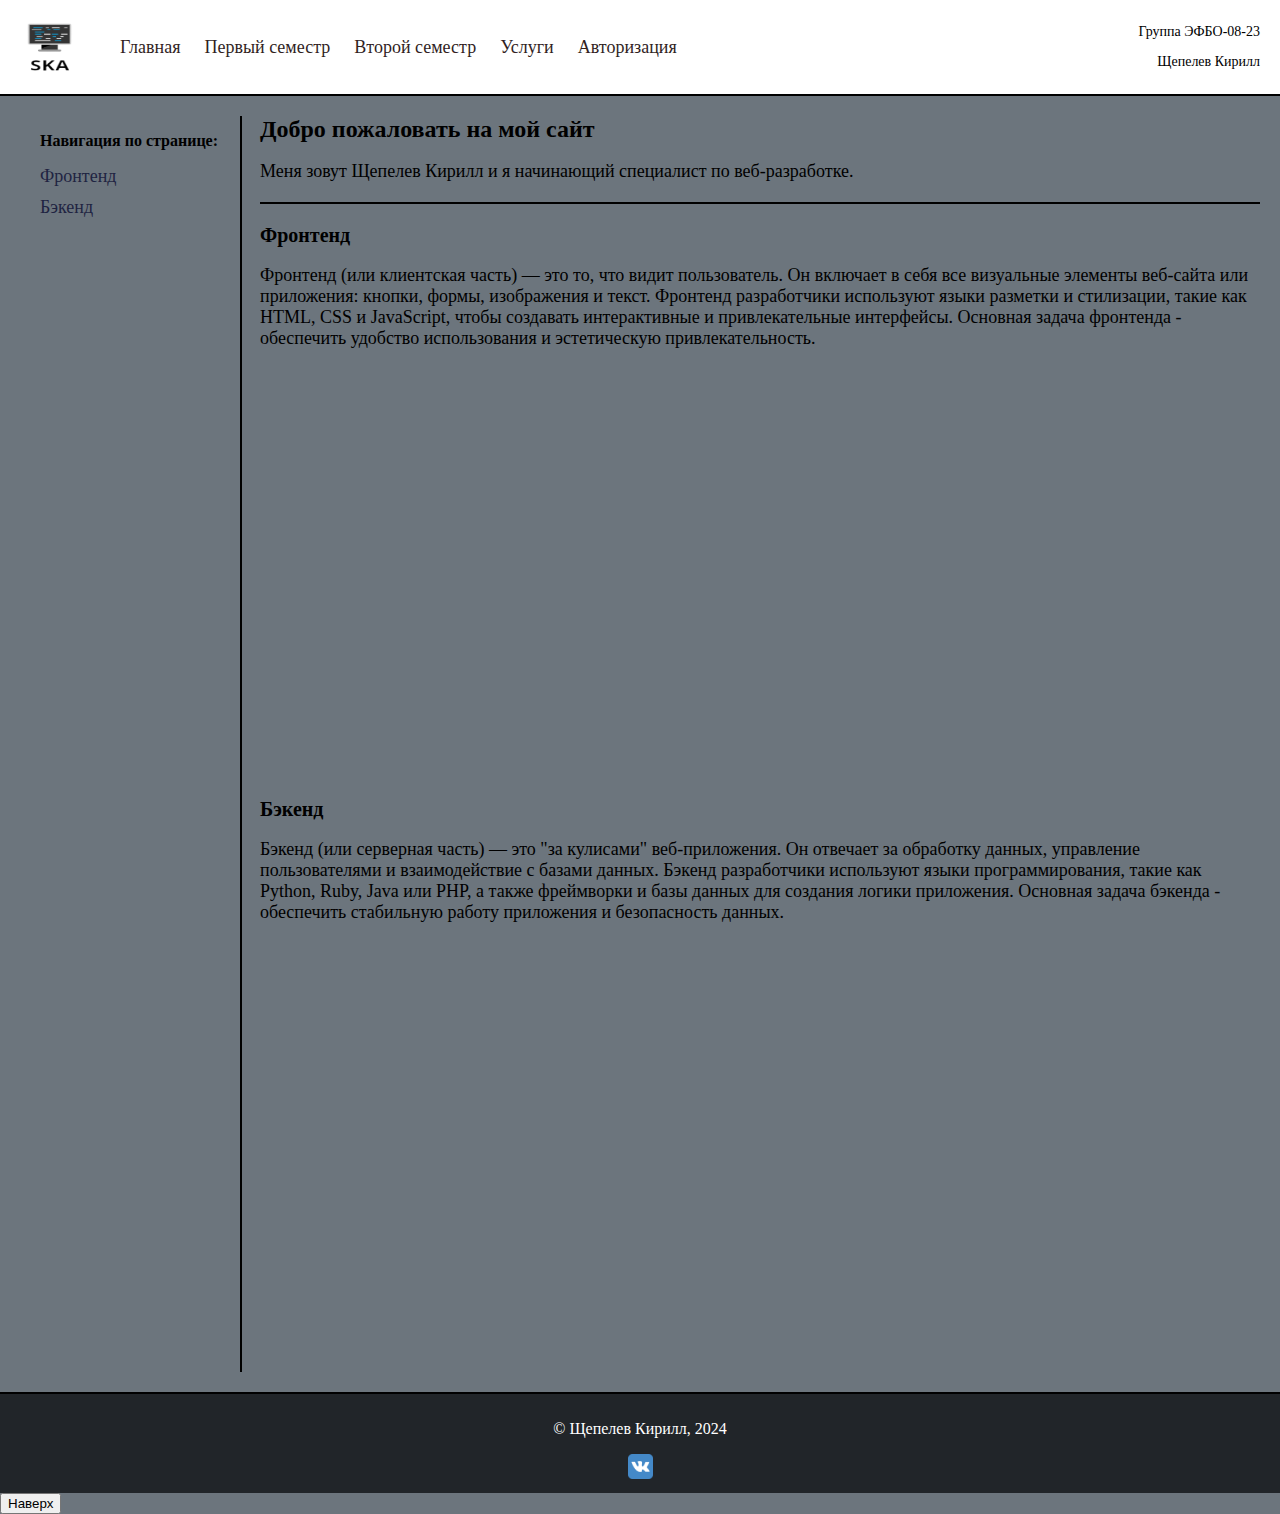
<file: index.html>
<!DOCTYPE html>
<html lang="ru">
<head>
    <meta charset="UTF-8">
    <meta name="viewport" content="width=device-width, initial-scale=1.0">
    <title>Главная страница</title>
 
    <link rel="stylesheet" href="style/header/header.css">
    <link rel="stylesheet" href="style/footer/footer.css">
    <link rel="stylesheet" href="style/str1/str1.css">
    <link rel="stylesheet" href="style/mobile/mobile.css">

</head>
<body>
    <header>
        <img src="logo.png" alt="Лого">
        <nav>
            <a href="index.html">Главная</a>
            <a href="3-я_страница.html">Первый семестр</a>
            <a href="#">Второй семестр</a>
            <a href="2-я_страница.html">Услуги</a>
            <a href="#">Авторизация</a>
        </nav>
        <div class="group-info">
            <p>Группа ЭФБО-08-23</p>
            <p>Щепелев Кирилл</p>
        </div>
    </header>

    <main>
        <aside>
            <nav id="mobile-nav">
                <p>Навигация по странице:</p>
                <ul>
                    <li><a href="#frontend">Фронтенд</a></li>
                    <li><a href="#backend">Бэкенд</a></li>
                </ul>
            </nav>
        </aside>

        <div class="content">
            <h1 id="dobro">Добро пожаловать на мой сайт</h1>
            <p>Меня зовут Щепелев Кирилл и я начинающий специалист по веб-разработке.</p>

            <hr class="divider">

            <h2 id="frontend">Фронтенд</h2>
            <p>Фронтенд (или клиентская часть) — это то, что видит пользователь. Он включает в себя все визуальные элементы веб-сайта или приложения: кнопки, формы, изображения и текст. Фронтенд разработчики используют языки разметки и стилизации, такие как HTML, CSS и JavaScript, чтобы создавать интерактивные и привлекательные интерфейсы. Основная задача фронтенда - обеспечить удобство использования и эстетическую привлекательность.</p>


            <!-- Видео -->
        <div class="video">
            <iframe src="https://rutube.ru/play/embed/f65ac463c9527f739dd49d1e2e82ef97" width="720" height="405" frameBorder="0" allow="clipboard-write; autoplay" webkitAllowFullScreen mozallowfullscreen allowFullScreen></iframe>
        </div>

            <h2 id="backend">Бэкенд</h2>
            <p>Бэкенд (или серверная часть) — это "за кулисами" веб-приложения. Он отвечает за обработку данных, управление пользователями и взаимодействие с базами данных. Бэкенд разработчики используют языки программирования, такие как Python, Ruby, Java или PHP, а также фреймворки и базы данных для создания логики приложения. Основная задача бэкенда - обеспечить стабильную работу приложения и безопасность данных.</p>
        
        <div class="video">
            <iframe width="720" height="405" src="https://rutube.ru/play/embed/67f4ce61a3ee5307317dfda174ac7041" frameBorder="0" allow="clipboard-write; autoplay" webkitAllowFullScreen mozallowfullscreen allowFullScreen></iframe>
        </div>

        </div>
    </main>

    <footer>
        <p>© Щепелев Кирилл, 2024</p>
        <a href="https://vk.com" target="_blank">
            <img src="icon_vk.png" alt="VK">
        </a>
    </footer>

    <button id="scrollTopBtn">Наверх</button>
    
    <script>
        // Показ кнопки при прокрутке
        const scrollTopBtn = document.getElementById("scrollTopBtn");
        
        window.onscroll = function() {
            if (document.body.scrollTop > 200 || document.documentElement.scrollTop > 200) {
                scrollTopBtn.style.display = "block";
            } else {
                scrollTopBtn.style.display = "none";
            }
        }

        scrollTopBtn.onclick = function() {
            window.scrollTo({ top: 0, behavior: "smooth" });
        }

    </script>

</body>
</html>
</file>
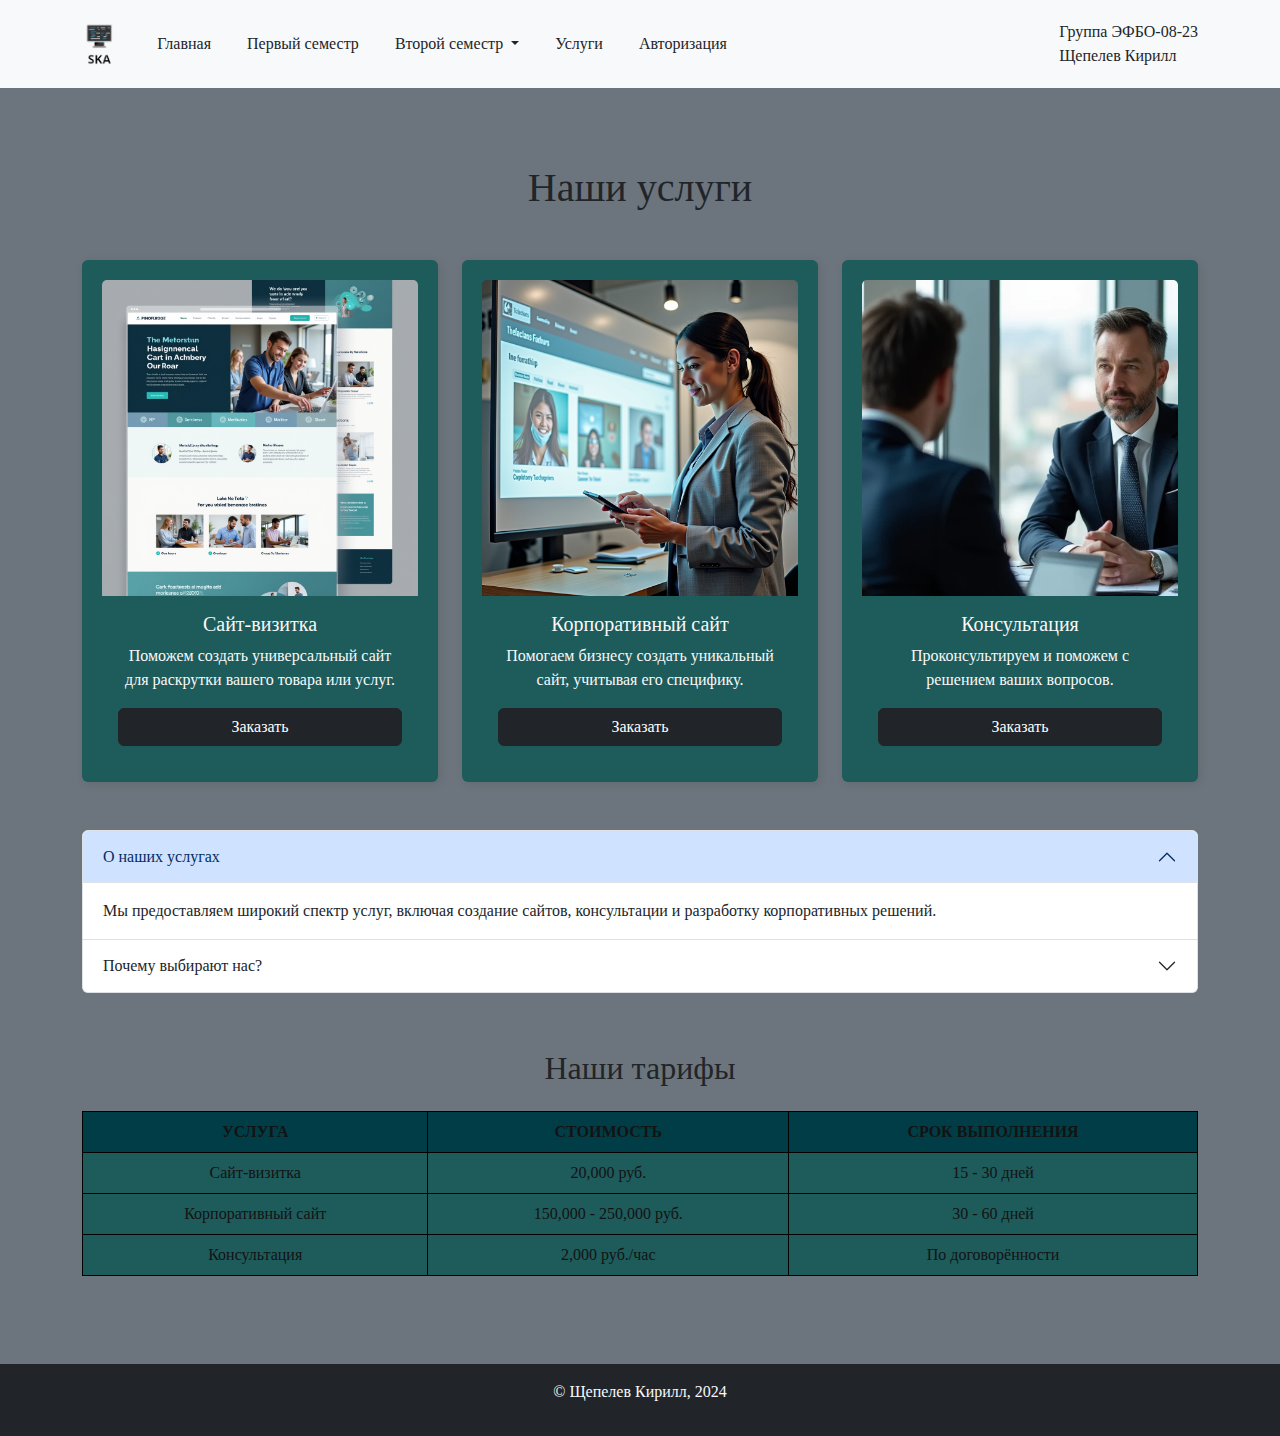
<file: 2-я_страница.html>
<!DOCTYPE html>
<html lang="ru">
<head>
    <meta charset="UTF-8">
    <meta name="viewport" content="width=device-width, initial-scale=1.0">
    <title>Услуги</title>

    <!-- Подключение Bootstrap -->
    <link href="https://cdn.jsdelivr.net/npm/bootstrap@5.3.0-alpha1/dist/css/bootstrap.min.css" rel="stylesheet">
    <link rel="stylesheet" href="style/str2/str2.css">
</head>
<body class="bg-secondary text-light">

    <header class="bg-light text-dark py-3">
        <div class="container d-flex justify-content-between align-items-center">
            <img src="logo.png" alt="Лого" style="height: 50px;">
            <nav class="navbar navbar-expand-lg navbar-light">
                <div class="container-fluid">
                    <button class="navbar-toggler" type="button" data-bs-toggle="collapse" data-bs-target="#navbarNavDropdown" aria-controls="navbarNavDropdown" aria-expanded="false" aria-label="Toggle navigation">
                        <span class="navbar-toggler-icon"></span>
                    </button>
                    <div class="collapse navbar-collapse" id="navbarNavDropdown">
                        <ul class="navbar-nav">
                            <li class="nav-item">
                                <a class="nav-link text-dark" href="index.html">Главная</a>
                            </li>
                            <li class="nav-item">
                                <a class="nav-link text-dark" href="3-я_страница.html">Первый семестр</a>
                            </li>
                            <li class="nav-item dropdown">
                                <a class="nav-link dropdown-toggle text-dark" href="#" id="navbarDropdown" role="button" data-bs-toggle="dropdown" aria-expanded="false">
                                    Второй семестр
                                </a>
                                <ul class="dropdown-menu" aria-labelledby="navbarDropdown">
                                    <li><a class="dropdown-item" href="#nashi_uslugi">Наши услуги</a></li>
                                    <li><a class="dropdown-item" href="#nashi_tarifi">Наши тарифы</a></li>
                                </ul>
                            </li>
                            <li class="nav-item">
                                <a class="nav-link text-dark" href="2-я_страница.html">Услуги</a>
                            </li>
                            <li class="nav-item">
                                <a class="nav-link text-dark" href="#">Авторизация</a>
                            </li>
                        </ul>
                    </div>
                </div>
            </nav>
            <div>
                <p class="m-0">Группа ЭФБО-08-23</p>
                <p class="m-0">Щепелев Кирилл</p>
            </div>
        </div>
    </header>

    <main class="container my-5">
        <h1 id="nashi_uslugi"> </h1> <h1 class = "text-center text-dark mb-5">Наши услуги</h1>

        <!-- Карточки с услугами -->
        <div class="row g-4">
            <!-- Карточка 1 -->
            <div class="col-md-4">
                <div class="card bg-teal text-light h-100">
                    <img src="site-visitka.png" class="card-img-top" alt="Сайт-визитка">
                    <div class="card-body d-flex flex-column">
                        <h5 class="card-title">Сайт-визитка</h5>
                        <p class="card-text">Поможем создать универсальный сайт для раскрутки вашего товара или услуг.</p>
                        <button class="btn btn-dark mt-auto" onclick="openModal('Сайт-визитка')">Заказать</button>
                    </div>
                </div>
            </div>
            <!-- Карточка 2 -->
            <div class="col-md-4">
                <div class="card bg-teal text-light h-100">
                    <img src="website.png" class="card-img-top" alt="Корпоративный сайт">
                    <div class="card-body d-flex flex-column">
                        <h5 class="card-title">Корпоративный сайт</h5>
                        <p class="card-text">Помогаем бизнесу создать уникальный сайт, учитывая его специфику.</p>
                        <button class="btn btn-dark mt-auto" onclick="openModal('Корпоративный сайт')">Заказать</button>
                    </div>
                </div>
            </div>
            <!-- Карточка 3 -->
            <div class="col-md-4">
                <div class="card bg-teal text-light h-100">
                    <img src="consultation.png" class="card-img-top" alt="Консультация">
                    <div class="card-body d-flex flex-column">
                        <h5 class="card-title">Консультация</h5>
                        <p class="card-text">Проконсультируем и поможем с решением ваших вопросов.</p>
                        <button class="btn btn-dark mt-auto" onclick="openModal('Консультация')">Заказать</button>
                    </div>
                </div>
            </div>
        </div>

        <!-- Аккордеон -->
        <div class="accordion my-5" id="accordionExample">
            <div class="accordion-item">
                <h2 class="accordion-header" id="headingOne">
                    <button class="accordion-button" type="button" data-bs-toggle="collapse" data-bs-target="#collapseOne" aria-expanded="true" aria-controls="collapseOne">
                        О наших услугах
                    </button>
                </h2>
                <div id="collapseOne" class="accordion-collapse collapse show" aria-labelledby="headingOne" data-bs-parent="#accordionExample">
                    <div class="accordion-body">
                        Мы предоставляем широкий спектр услуг, включая создание сайтов, консультации и разработку корпоративных решений.
                    </div>
                </div>
            </div>
            <div class="accordion-item">
                <h2 class="accordion-header" id="headingTwo">
                    <button class="accordion-button collapsed" type="button" data-bs-toggle="collapse" data-bs-target="#collapseTwo" aria-expanded="false" aria-controls="collapseTwo">
                        Почему выбирают нас?
                    </button>
                </h2>
                <div id="collapseTwo" class="accordion-collapse collapse" aria-labelledby="headingTwo" data-bs-parent="#accordionExample">
                    <div class="accordion-body">
                        Мы гарантируем качество, индивидуальный подход и профессионализм в каждом проекте.
                    </div>
                </div>
            </div>
        </div>

        <!-- Таблица -->
        <h2 id="nashi_tarifi"></h2> <h2 class="text-center text-dark mb-4">Наши тарифы</h2>
        <table class="text-center">
            <thead>
                <tr>
                    <th scope="col">УСЛУГА</th>
                    <th scope="col">СТОИМОСТЬ</th>
                    <th scope="col">СРОК ВЫПОЛНЕНИЯ</th>
                </tr>
            </thead>
            <tbody>
                <tr>
                    <td>Сайт-визитка</td>
                    <td>20,000 руб.</td>
                    <td>15 - 30 дней</td>
                </tr>
                <tr>
                    <td>Корпоративный сайт</td>
                    <td>150,000 - 250,000 руб.</td>
                    <td>30 - 60 дней</td>
                </tr>
                <tr>
                    <td>Консультация</td>
                    <td>2,000 руб./час</td>
                    <td>По договорённости</td>
                </tr>
            </tbody>
        </table>
    </main>

    <!-- Модальное окно -->
    <div class="modal fade" id="serviceModal" tabindex="-1" aria-hidden="true">
        <div class="modal-dialog">
            <div class="modal-content">
                <div class="modal-header">
                    <h5 class="modal-title">Заполните форму</h5>
                    <button type="button" class="btn-close" data-bs-dismiss="modal" aria-label="Закрыть"></button>
                </div>

                <div id="submissionMessage" class="text-center text-success" style="display: none; font-size: 20px; font-weight: bold;">
                    Форма успешно отправлена!
                </div>

                <div class="modal-body">
                    <form id="serviceForm" onsubmit="return validateForm(event)">
                        <input type="hidden" id="serviceType" name="serviceType">
                        <div class="mb-3">
                            <label for="name" class="form-label">Имя:</label>
                            <input type="text" class="form-control" id="name" name="name" required>
                        </div>
                        <div class="mb-3">
                            <label for="email" class="form-label">Email:</label>
                            <input type="email" class="form-control" id="email" name="email" required>
                        </div>
                        <div class="mb-3">
                            <label for="phone" class="form-label">Телефон:</label>
                            <input type="tel" class="form-control" id="phone" name="phone" placeholder="+7(999)123-4567" required>
                        </div>
                        <div class="mb-3">
                            <label for="country" class="form-label">Страна:</label>
                            <select class="form-select" id="country" name="country" required>
                                <option value="Россия">Россия</option>
                                <option value="Германия">Германия</option>
                                <option value="Нидерланды">Нидерланды</option>
                                <option value="Великобритания">Великобритания</option>
                            </select>
                        </div>
                        <div class="mb-3">
                            <label for="date" class="form-label">Дата:</label>
                            <input type="date" class="form-control" id="date" name="date" required>
                        </div>
                        <div class="mb-3">
                            <label for="comments" class="form-label">Комментарии:</label>
                            <textarea class="form-control" id="comments" name="comments" rows="4"></textarea>
                        </div>
                        <button type="submit" class="btn btn-primary w-100">Отправить</button>
                    </form>
                </div>
            </div>
        </div>
    </div>

    <footer class="bg-dark text-light py-3 text-center">
        <p>© Щепелев Кирилл, 2024</p>
    </footer>

    <!-- Скрипты -->
    <script>
        function openModal(service) {
            document.getElementById('serviceType').value = service;
            new bootstrap.Modal(document.getElementById('serviceModal')).show();
        }

        // Часть 2: Работа с объектами
        const formData = {
            name: "",
            email: "",
            phone: "",
            date: "",
            comment: "",
            printData() {
                console.log(`Имя: ${this.name}`);
                console.log(`E-mail: ${this.email}`);
                console.log(`Телефон: ${this.phone}`);
                console.log(`Дата: ${this.date}`);
                console.log(`Комментарий: ${this.comment}`);
            }
        };

        // Функция для обработки формы
        function submitForm(event) {
            event.preventDefault();
            
            const name = document.getElementById("name").value;
            const email = document.getElementById("email").value;
            const phone = document.getElementById("phone").value;
            const date = document.getElementById("date").value;
            const comment = document.getElementById("comments").value;

        // Проверки
        if (!name || !email || !comment) {
            alert("Пожалуйста, заполните обязательные поля!");
            return;
        }

        if (phone && !/^\d+$/.test(phone)) {
            alert("Телефон должен содержать только цифры!");
            return;
        }

        if (!/^[^\s@]+@[^\s@]+\.[^\s@]+$/.test(email)) {
            alert("Введите корректный email!");
            return;
        }

        // Заполняем объект formData
        formData.name = name;
        formData.email = email;
        formData.phone = phone || "Не указан";
        formData.date = date || "Не указана";
        formData.comment = comment;

        // Выводим данные в консоль
        formData.printData();

        // Сообщение об отправке формы
        const submissionMessage = document.getElementById("submissionMessage");
        submissionMessage.textContent = "Форма успешно отправлена!"
        submissionMessage.style.display = "block"; // Показываем сообщение
        submissionMessage.style.backgroundColor = "rgba(0, 128, 0, 0.8)"; // Фон, чтобы выделить сообщение
        submissionMessage.style.color = "white"; // Цвет текста
        submissionMessage.style.padding = "10px"; // Добавляем отступы
        submissionMessage.style.borderRadius = "5px"; // Закругляем углы

        // Показываем сообщение перед alert
        setTimeout(() => {
            alert("Форма успешно отправлена!");
        }, 300);

        // Убираем сообщение через 3 секунды
        setTimeout(() => {
            submissionMessage.style.display = "none";
        }, 3000);

    }

        // Добавляем обработчик события на форму
        const form = document.getElementById("serviceForm");
        form.addEventListener("submit", submitForm);

    </script>
    <script src="https://cdn.jsdelivr.net/npm/bootstrap@5.3.0-alpha1/dist/js/bootstrap.bundle.min.js"></script>
</body>
</html>
</file>
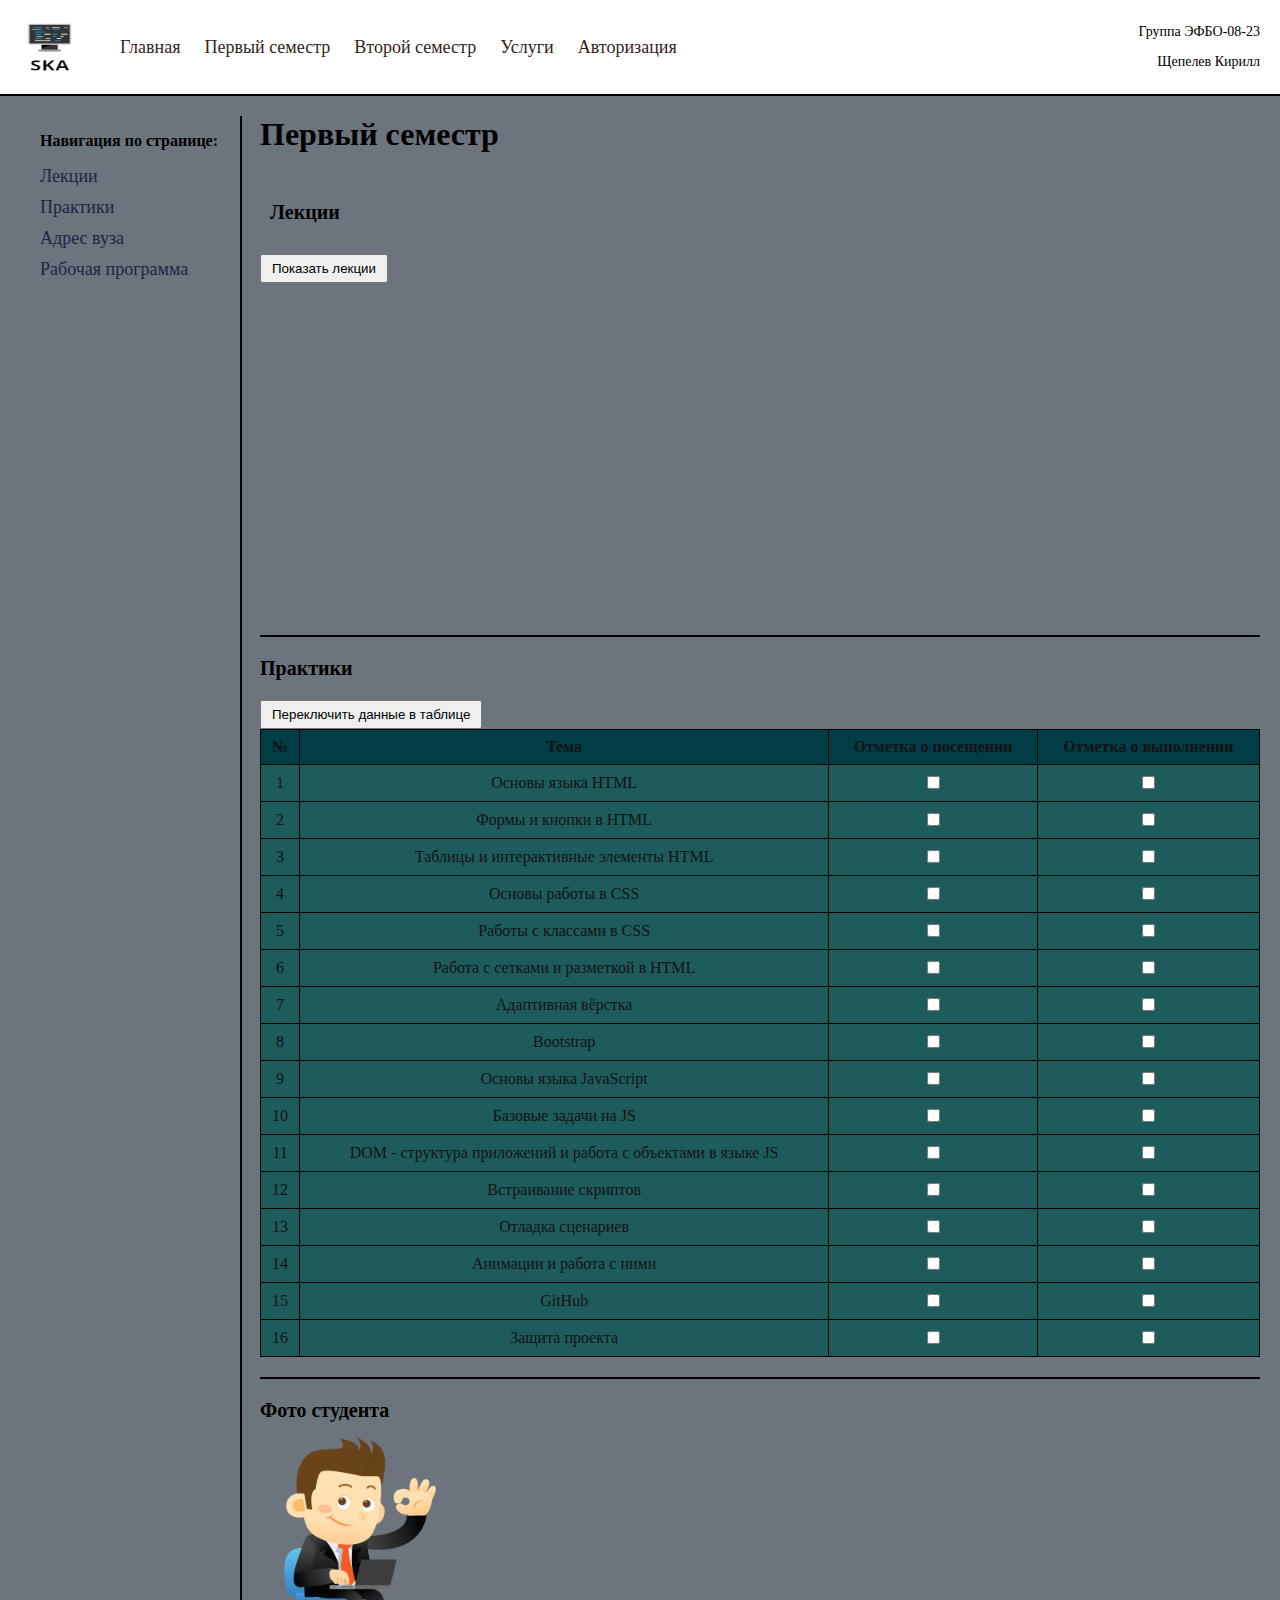
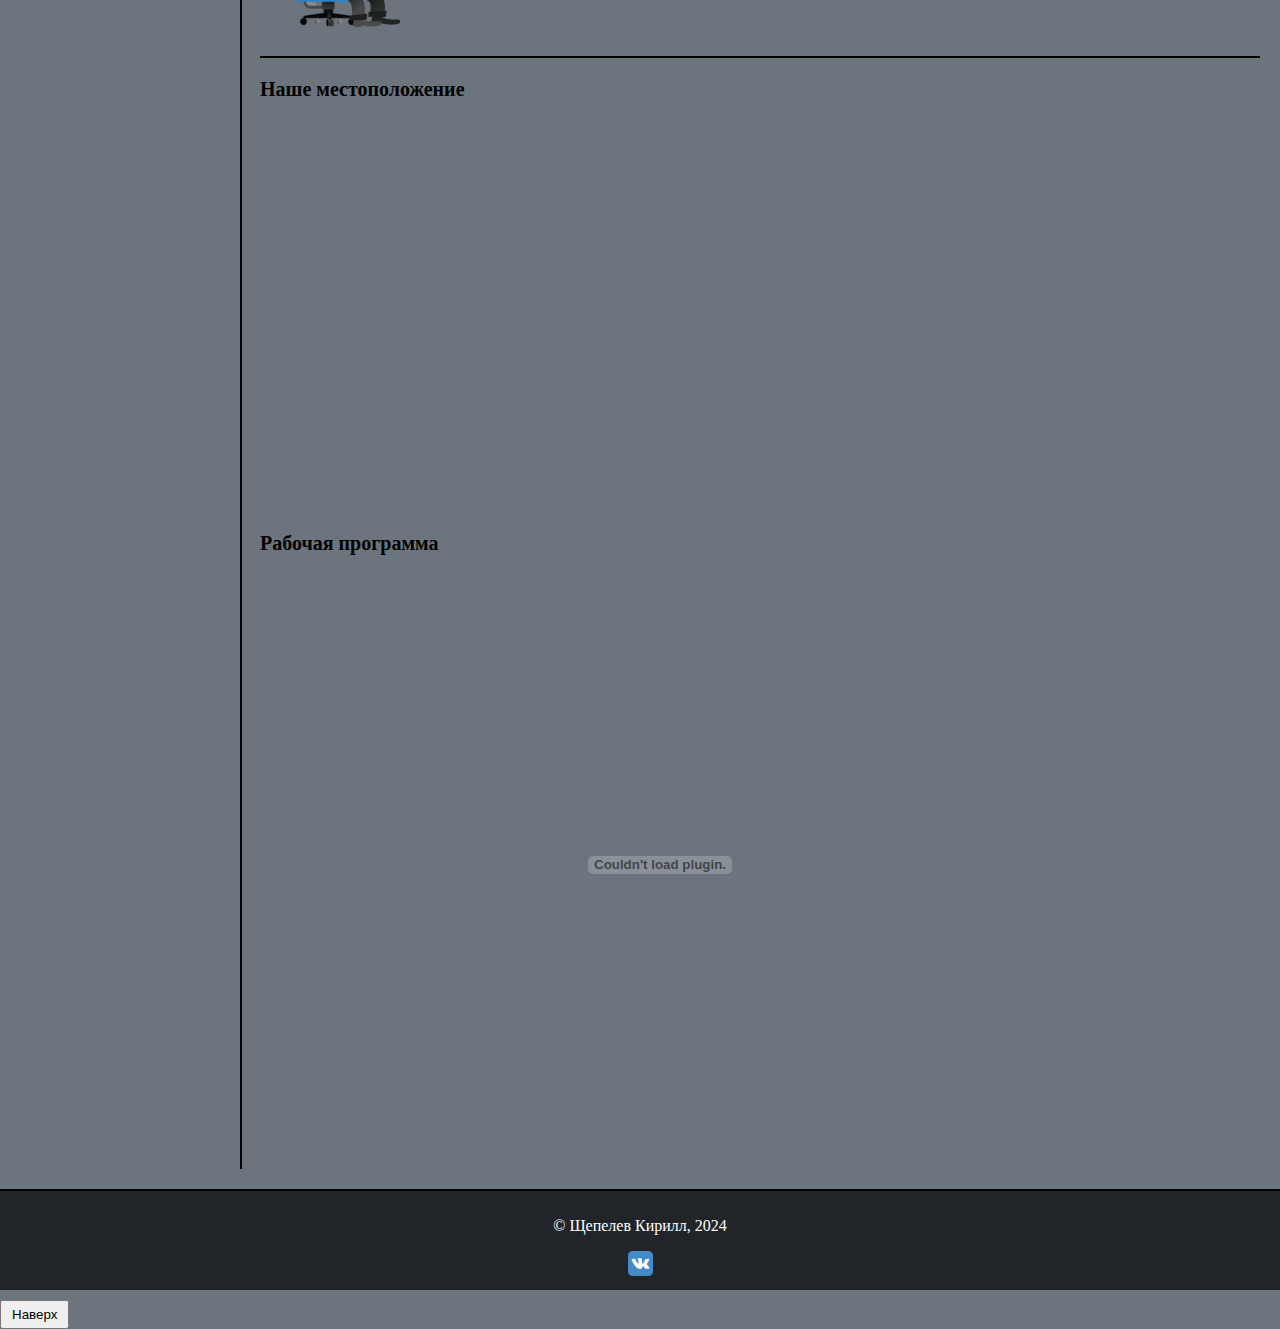
<file: 3-я_страница.html>
<!DOCTYPE html>
<html lang="ru">
<head>
    <meta charset="UTF-8">
    <meta name="viewport" content="width=device-width, initial-scale=1.0">
    <title>Главная страница</title>

    <link rel="stylesheet" href="style/header/header.css">
    <link rel="stylesheet" href="style/footer/footer.css">
    <link rel="stylesheet" href="style/str3/str3.css">
    <link rel="stylesheet" href="style/mobile/mobile.css">
    
</head>
<body>
    <header>
        <img src="logo.png" alt="Лого">
        <nav>
            <a href="index.html">Главная</a>
            <a href="3-я_страница.html">Первый семестр</a>
            <a href="#">Второй семестр</a>
            <a href="2-я_страница.html">Услуги</a>
            <a href="#">Авторизация</a>
        </nav>
        <div class="group-info">
            <p>Группа ЭФБО-08-23</p>
            <p>Щепелев Кирилл</p>
        </div>
    </header>

    <main>
        <aside>
            <nav id="mobile-nav">
                <p>Навигация по странице:</p>
                <ul>
                    <li><a href="#lectures">Лекции</a></li>
                    <li><a href="#practices">Практики</a></li>
                    <li><a href="#adress_vusa">Адрес вуза</a></li>
                    <li><a href="#rab_programm">Рабочая программа</a></li>
                </ul>
            </nav>
        </aside>

        <div class="content">
            <h1 id="main-header">Первый семестр</h1>
            <!-- Лекции -->
            <h2 id="lectures">Лекции</h2>
            <button id="showLecturesBtn">Показать лекции</button>
            <table id="lectures-table">
                <thead>
                    <tr>
                        <th>№</th>
                        <th>Тема</th>
                        <th>Отметка о посещении</th>
                    </tr>
                </thead>
                <tbody>
                    <tr>
                        <td>1</td>
                        <td>Основы языка HTML</td>
                        <td><input type="checkbox"></td>
                    </tr>
                    <tr>
                        <td>2</td>
                        <td>Углубленное изучение HTML</td>
                        <td><input type="checkbox"></td>
                    </tr>
                    <tr>
                        <td>3</td>
                        <td>Основы работы с CSS</td>
                        <td><input type="checkbox"></td>
                    </tr>
                    <tr>
                        <td>4</td>
                        <td>Адаптивная верстка. Flexbox и Grid Layout</td>
                        <td><input type="checkbox"></td>
                    </tr>
                    <tr>
                        <td>5</td>
                        <td>Bootstrap - работа с фреймворком</td>
                        <td><input type="checkbox"></td>
                    </tr>
                    <tr>
                        <td>6</td>
                        <td>Основы языка JavaScript</td>
                        <td><input type="checkbox"></td>
                    </tr>
                    <tr>
                        <td>7</td>
                        <td>Работа с DOM и событиями в JavaScript</td>
                        <td><input type="checkbox"></td>
                    </tr>
                    <tr>
                        <td>8</td>
                        <td>Введение в GitHub и GitHub Pages</td>
                        <td><input type="checkbox"></td>
                    </tr>
                </tbody>
            </table>

            <hr class="divider">

            <!-- Практики -->
            <h2 id="practices">Практики</h2>
            <button id="toggleBtn">Переключить данные в таблице</button>
            <table id="practices-table">
                <thead>
                    <tr>
                        <th>№</th>
                        <th>Тема</th>
                        <th>Отметка о посещении</th>
                        <th>Отметка о выполнении</th>
                    </tr>
                </thead>
                <tbody>
                    <tr>
                        <td>1</td>
                        <td>Основы языка HTML</td>
                        <td><input type="checkbox"></td>
                        <td><input type="checkbox"></td>
                    </tr>
                    <tr>
                        <td>2</td>
                        <td>Формы и кнопки в HTML</td>
                        <td><input type="checkbox"></td>
                        <td><input type="checkbox"></td>
                    </tr>
                    <tr>
                        <td>3</td>
                        <td>Таблицы и интерактивные элементы HTML</td>
                        <td><input type="checkbox"></td>
                        <td><input type="checkbox"></td>
                    </tr>
                    <tr>
                        <td>4</td>
                        <td>Основы работы в CSS</td>
                        <td><input type="checkbox"></td>
                        <td><input type="checkbox"></td>
                    </tr>
                    <tr>
                        <td>5</td>
                        <td>Работы с классами в CSS</td>
                        <td><input type="checkbox"></td>
                        <td><input type="checkbox"></td>
                    </tr>
                    <tr>
                        <td>6</td>
                        <td>Работа с сетками и разметкой в HTML</td>
                        <td><input type="checkbox"></td>
                        <td><input type="checkbox"></td>
                    </tr>
                    <tr>
                        <td>7</td>
                        <td>Адаптивная вёрстка</td>
                        <td><input type="checkbox"></td>
                        <td><input type="checkbox"></td>
                    </tr>
                    <tr>
                        <td>8</td>
                        <td>Bootstrap</td>
                        <td><input type="checkbox"></td>
                        <td><input type="checkbox"></td>
                    </tr>
                    <tr>
                        <td>9</td>
                        <td>Основы языка JavaScript</td>
                        <td><input type="checkbox"></td>
                        <td><input type="checkbox"></td>
                    </tr>
                    <tr>
                        <td>10</td>
                        <td>Базовые задачи на JS</td>
                        <td><input type="checkbox"></td>
                        <td><input type="checkbox"></td>
                    </tr>
                    <tr>
                        <td>11</td>
                        <td>DOM - структура приложений и работа с объектами в языке JS</td>
                        <td><input type="checkbox"></td>
                        <td><input type="checkbox"></td>
                    </tr>
                    <tr>
                        <td>12</td>
                        <td>Встраивание скриптов</td>
                        <td><input type="checkbox"></td>
                        <td><input type="checkbox"></td>
                    </tr>
                    <tr>
                        <td>13</td>
                        <td>Отладка сценариев</td>
                        <td><input type="checkbox"></td>
                        <td><input type="checkbox"></td>
                    </tr>
                    <tr>
                        <td>14</td>
                        <td>Анимации и работа с ними</td>
                        <td><input type="checkbox"></td>
                        <td><input type="checkbox"></td>
                    </tr>
                    <tr>
                        <td>15</td>
                        <td>GitHub</td>
                        <td><input type="checkbox"></td>
                        <td><input type="checkbox"></td>
                    </tr>
                    <tr>
                        <td>16</td>
                        <td>Защита проекта</td>
                        <td><input type="checkbox"></td>
                        <td><input type="checkbox"></td>
                    </tr>
                </tbody>
            </table>

            <hr class="divider">

            <!-- Фотография студента -->
            <h2>Фото студента</h2>
            <img src="manager.png" id="student-photo" alt="Фото студента" class="student-photo" width="200" height="200">

            <hr class="divider">

            <!-- Встраивание карты -->
            <h2 id="adress_vusa">Наше местоположение</h2>
            <iframe src="https://yandex.ru/map-widget/v1/?um=constructor%3A52175b5d1b1ab75dfe2a658588eba47faa0ec2131376d44eba676d7294b0bd34&amp;source=constructor" width="100%" height="400px" frameborder="0"></iframe>

            <h2 id="rab_programm">Рабочая программа</h2>
            <object data="3-я_страница.html" type="application/pdf" width="800" height="600"></object>
        </div>
    </main>

    <footer>
        <p>© Щепелев Кирилл, 2024</p>
        <a href="https://vk.com" target="_blank">
            <img src="icon_vk.png" alt="VK">
        </a>
    </footer>

    <button id="scrollTopBtn">Наверх</button>

    <script>
        // 1. Обработчик события click на H1
        document.getElementById("main-header").addEventListener("click", function() {
            alert("Вы кликнули на заголовок - так держать!");
        });

        // 2. Переключение данных в таблице
    const toggleBtn = document.getElementById("toggleBtn");
    const tableBody = document.querySelector("#practices-table tbody");

        // Исходные данные
    const firstSemesterData = [
        { number: 1, topic: "Основы языка HTML" },
        { number: 2, topic: "Формы и кнопки в HTML" },
        { number: 3, topic: "Таблицы и интерактивные элементы HTML" },
        { number: 4, topic: "Основы работы в CSS" },
        { number: 5, topic: "Работы с классами в CSS" },
        { number: 6, topic: "Работа с сетками и разметкой в HTML" },
        { number: 7, topic: "Адаптивная вёрстка" },
        { number: 8, topic: "Bootstrap" },
        { number: 9, topic: "Основы языка JavaScript" },
        { number: 10, topic: "Базовые задачи на JS" },
        { number: 11, topic: "DOM - структура приложений и работа с объектами в языке JS" },
        { number: 12, topic: "Встраивание скриптов" },
        { number: 13, topic: "Отладка сценариев" },
        { number: 14, topic: "Анимации и работа с ними" },
        { number: 15, topic: "GitHub" },
        { number: 16, topic: "Защита проекта" },
    ];

        // Данные для второго семестра
    const secondSemesterData = [
        { number: 1, topic: "Базовое бэкенд-приложение" },
        { number: 2, topic: "HTTP-запросы" },
        { number: 3, topic: "JSON и работа с ним" },
        { number: 4, topic: "HTTP-ответы" },
        { number: 5, topic: "Проектирование API" },
        { number: 6, topic: "Роутинг и его настройка" },
        { number: 7, topic: "NoSQL базы данных" },
        { number: 8, topic: "Обеспечение авторизации и доступа пользователей" },
        { number: 9, topic: "Работа сторонних сервисов уведомления и авторизации" },
        { number: 10, topic: "Основы ReactJS" },
        { number: 11, topic: "Работа с компонентами динамической DOM" },
        { number: 12, topic: "Использование хуков в React" },
        { number: 13, topic: "Основы микросервисной архитектуры" },
        { number: 14, topic: "Разработка классических модулей веб-приложений" },
        { number: 15, topic: "Разработка классических модулей веб-приложений" },
    ];

    let isSecondSemester = false; // Флаг переключения

    function updateTable(data) {
        tableBody.innerHTML = ""; // Очистить таблицу
        data.forEach((item) => {
            tableBody.innerHTML += `
                <tr>
                    <td>${item.number}</td>
                    <td>${item.topic}</td>
                    <td><input type="checkbox"></td>
                    <td><input type="checkbox"></td>
                </tr>
            `;
        });
    }
        // Обработчик клика по кнопке
        toggleBtn.addEventListener("click", () => {
            if (isSecondSemester) {
                updateTable(firstSemesterData); // Возвращаем данные первого семестра
                toggleBtn.textContent = "Переключить данные на второй семестр";
            } else {
                updateTable(secondSemesterData); // Отображаем данные второго семестра
                toggleBtn.textContent = "Переключить данные на первый семестр";
            }
            isSecondSemester = !isSecondSemester; // Переключаем флаг
        });

        // Инициализация таблицы первыми данными
        updateTable(firstSemesterData);

        // 3. Изменение размеров фотографии
        const studentPhoto = document.getElementById("student-photo");
        studentPhoto.addEventListener("mouseover", function() {
            this.classList.add("rotate");
        });
        studentPhoto.addEventListener("mouseout", function() {
            this.classList.remove("rotate");
        });

        // 4. Замена фотографии по клику
        studentPhoto.addEventListener("click", function() {
            this.src = "RTU_MIREA.png"; // Укажите путь к фото преподавателя
            this.alt = "Фото преподавателя";
        });

        // 5. Обработчик dblclick
        studentPhoto.addEventListener("dblclick", function() {
            alert("Не налегай, у меня только один университет.");
        });

        // 6. Анимация изменения цвета фона параграфа
        const lecturesHeader = document.getElementById("lectures");
        lecturesHeader.addEventListener("click", function () {
            lecturesHeader.classList.toggle("clicked");
        });

        // 7. Плавное появление таблицы лекций
        const showLecturesBtn = document.getElementById("showLecturesBtn");
        const lecturesTable = document.getElementById("lectures-table");

        showLecturesBtn.addEventListener("click", () => {
            lecturesTable.classList.toggle("visible");
        });

        // Показ кнопки при прокрутке
        const scrollTopBtn = document.getElementById("scrollTopBtn");
        window.onscroll = function() {
            if (document.body.scrollTop > 200 || document.documentElement.scrollTop > 200) {
                scrollTopBtn.style.display = "block";
            } else {
                scrollTopBtn.style.display = "none";
            }
        };

        scrollTopBtn.onclick = function() {
            window.scrollTo({ top: 0, behavior: "smooth" });
        };
    </script>
</body>
</html>
</file>
<file: style/header/header.css>
header {
    display: grid;
    grid-template-columns: auto 1fr auto;
    align-items: center;
    padding: 10px 20px;
    border-bottom: 2px solid #000;
    background-color: #ffffff;
    gap: 20px;
}

header img {
    width: 60px;
    height: 60px;
}
</file>
<file: style/footer/footer.css>
footer {
    text-align: center;
    color: #ffffff;
    padding: 10px;
    border-top: 2px solid #000;
    background-color: #212529;
}

footer img {
    width: 25px;
    height: 25px;
}
</file>
<file: style/str1/str1.css>
@import url('https://fonts.googleapis.com/css2?family=Kanit:ital,wght@0,100;0,200;0,300;0,400;0,500;0,600;0,700;0,800;0,900;1,100;1,200;1,300;1,400;1,500;1,600;1,700;1,800;1,900&display=swap');

body {
    background-color: #6c757d;
    font-family: 'Playfair Display', serif; /* Устанавливаем шрифт */
    margin: 0;
    padding: 0;
    box-sizing: border-box;
}

.group-info {
    text-align: right;
    font-size: 14px;
}

nav {
    flex-grow: 1;
    margin-left: 20px;
}

nav a {
    text-decoration: none;
    color: rgb(50, 31, 31);
    margin-right: 20px;
    font-size: 18px;
}

nav a:hover {
    text-decoration: underline;
    color: #c2dc00;
}

nav a:active {
    color: white;
    background-color: #c2dc00;
}

main {
    display: grid;
    grid-template-columns: 200px 1fr;
    gap: 20px;
    padding: 20px;
}

aside {
    width: 200px;
    border-right: 2px solid black;
    padding-right: 20px;
}

.content {
    flex-grow: 1;
    padding-left: 20px;
}

.content h1 {
    font-size: 24px;
    margin-top: 0;
}

.content p {
    font-size: 18px;
}

h2 {
    font-size: 20px;
    margin-bottom: 10px;
}

.divider {
    border: none;
    border-top: 2px solid black;
    margin: 20px 0;
}

aside p {
    font-weight: bold;
    margin-bottom: 10px;
}

aside ul {
    list-style-type: none;
    padding: 0;
}

aside ul li {
    margin-bottom: 10px;
}

aside ul li a {
    text-decoration: none;
    color: rgb(31, 36, 66);
}

aside ul li a:hover {
    text-decoration: underline;
    color: #00f7ff;
}

.video {
    display: block;
    margin: 20px auto;
    max-width: 500px;
    width: 100%;
    height: auto;
}
</file>
<file: style/mobile/mobile.css>
/* Общие стили */

.container {
    display: grid;
    gap: 20px;
    padding: 20px;
}

#mobile-nav {
    display: block; /* Скрываем навигацию по умолчанию */
}

/* Для планшетов (до 820px) */
@media (max-width: 820px) {
    .container {
        grid-template-columns: repeat(2, 1fr);
    }

    .form-container input, .form-container button {
        font-size: 0.9em;
    }
}

/* Для телефонов (до 390px) */
@media (max-width: 390px) {
    .container {
        grid-template-columns: 1fr;
    }

    .form-container input, .form-container button {
        font-size: 0.8em;
    }
    main {
        display: flex;
        flex-direction: column;
    }

    iframe {
        width: 100%;
    }

    hr.divider {
        display: none;
    }

    /* Основной контейнер */
.container {
    display: grid;
    gap: 20px;
    padding: 20px;
}

/* Горизонтальное расположение элементов с Flexbox */
.cards-container {
    display: flex;
    justify-content: space-around;
    flex-wrap: wrap;
}

.card {
    flex: 1 1 30%; /* Каждый блок занимает 30% ширины, адаптируясь к экрану */
    margin: 10px;
}

img {
    max-width: 100%;
    height: auto;
}

nav.ul {
    flex-direction: column;
}

nav {
    flex-grow: 1;
    margin-left: 30px;
}

nav a {
    display: block;
    width: 100%;
}

.form-container {
    display: flex;
    flex-direction: column;
    gap: 10px;
    max-width: 400px;
    margin: 0 auto;
}

.form-container input, .form-container button {
    padding: 10px;
    font-size: 1em;
    border: 1px solid #ccc;
    border-radius: 5px;
    width: 100%;
}

.responsive-table {
    width: 100%;
    overflow-x: auto;
}

.responsive-table table {
    width: 100%;
    border-collapse: collapse;
}

.responsive-table th, .responsive-table td {
    padding: 10px;
    border: 1px solid #ddd;
}

header {
    flex-direction: column;
    align-items: center;
    padding: 10px;
    text-align: center;
}

header img {
    width: 40px;
}

object{
    width: 100%;
    height: 600px;
}

/* Закрепленное меню */
.navbar {
    position: fixed;
    top: 0;
    width: 100%;
    background-color: #333;
    color: #fff;
    padding: 10px;
    text-align: center;
    z-index: 1000;
}

.services {
    display: grid;
    grid-template-columns: repeat(1, 250px);
    justify-content: space-around;
    width: 100%;
    gap: 50px;
    max-width: 1000px;
    margin-bottom: 20px;
}

#scrollTopBtn {
    position: fixed;
    bottom: 20px;
    right: 20px;
    padding: 10px 20px;
    font-size: 16px;
    background-color: #333;
    color: white;
    border: none;
    border-radius: 5px;
    cursor: pointer;
    display: none;
    z-index: 1000;
}

}
</file>
<file: style/str2/str2.css>
@import url('https://fonts.googleapis.com/css2?family=Kanit:ital,wght@0,100;0,200;0,300;0,400;0,500;0,600;0,700;0,800;0,900;1,100;1,200;1,300;1,400;1,500;1,600;1,700;1,800;1,900&display=swap');

body {
    background-color: #707070;
    font-family: 'Playfair Display', serif; /* Устанавливаем шрифт */
    margin: 0;
    padding: 0;
    box-sizing: border-box;
}

.group-info {
    text-align: right;
    font-size: 14px;
}

nav {
    flex-grow: 1;
    margin-left: 20px;
}

nav a {
    text-decoration: none;
    color: rgb(50, 31, 31); /* цвет текста пункта управления */
    margin-right: 20px;
    font-size: 18px;
}

nav a:hover {
    text-decoration: underline;
    color: #c2dc00;
}

nav a:active {
    color: white;
    background-color: #c2dc00;
}

main {
    display: grid;
    padding: 20px;
    flex-direction: column;
    align-items: center;
}

.services {
    display: grid;
    grid-template-columns: repeat(3, 250px);
    justify-content: space-around;
    width: 100%;
    gap: 50px;
    max-width: 1000px;
    margin-bottom: 20px;
}

.card {
    border: 2px solid black;
    background-color: #006676;
    padding: 20px;
    box-shadow: 2px 2px 10px rgba(0, 0, 0, 0.1);
    text-align: center;
    position: relative;
    transition: 1s; /* Время эффекта увеличения */
}

.card:hover {
    transform: scale(1.2); /* Увеличение карточки */
}

.service-card img {
    width: 100%;
    height: auto;
    margin-bottom: 15px;
}

.service-card h2 {
    font-size: 20px;
}

.service-card button {
    background-color: #2d2d2d;
    color: rgb(188, 188, 188);
    padding: 10px 20px;
    border: none;
    cursor: pointer;
}

.service-card button:hover {
    background-color: #005f73;
}

.services-description {
    text-align: center;
    margin: 30px auto;
    max-width: 1000px;
    padding: 20px;
    font-size: 20px;
    line-height: 1.6;
}

/* Модальное окно */
.modal {
    display: none;
    position: fixed;
    z-index: 1;
    left: 0;
    top: 0;
    width: 100%;
    height: 100%;
    background-color: rgba(0, 0, 0, 0.5);
    justify-content: center;
    align-items: center;
}

.modal-content {
    background-color: #707070;
    padding: 20px;
    border: 2px solid black;
    width: 500px;
    position: relative;
}

.modal-content h3 {
    margin-top: 0;
}

.modal-content label {
    display: block;
    margin-top: 10px;
}

.modal-content input, 
.modal-content textarea {
    width: 95%;
    padding: 10px;
    margin-top: 5px;
}

.modal-content button {
    padding: 10px 20px;
    background-color: #2d2d2d;
    color: white;
    border: none;
    cursor: pointer;
    margin-top: 15px;
}

.modal-content button:hover {
    background-color: #218838;
}

/* Кнопка закрытия модального окна */
.close {
    position: absolute;
    top: 10px;
    right: 10px;
    font-size: 18px;
    cursor: pointer;
}

/* Сообщение об успешной отправке */
.success-message {
    display: none;
    text-align: center;
    color: #ffffff;
    font-size: 18px;
    margin-top: 20px;
}

.bg-teal {
    background-color: #1E5B5B; /* Ваш основной цвет */
}
.card {
    border: none;
}


.modal {
    z-index: 1050;
}

/* Для отладки, выделим модальное окно цветом */
.modal-dialog {
    border: 1px solid #000;
}

/* Убедимся, что форма доступна */
.modal-content {
    pointer-events: auto;
}

/* Избавимся от любых конфликтов с перекрывающими элементами */
.modal-backdrop {
    z-index: 1040;
}

table {
    width: 100%;
    border-collapse: collapse;
    margin-bottom: 20px;
}

table, th, td {
    border: 1px solid rgb(0, 0, 0);
    background-color: #1e5b5b;
}

th, td {
    padding: 8px;
    text-align: center;
    color: #131313;
    
}

th {
    background-color: #003d46;
}

/* Анимация для изменения цвета текста */
@keyframes colorChange {
    0% {
        color: black;
    }
    50% {
        color: blue;
    }
    100% {
        color: green;
    }
}

#submissionMessage {
    font-size: 18px;
    font-weight: bold;
    display: none; /* Скрыто изначально */
}

.animate-color {
    animation: colorChange 2s ease-in-out;
}
</file>
<file: style/str3/str3.css>
@import url('https://fonts.googleapis.com/css2?family=Kanit:ital,wght@0,100;0,200;0,300;0,400;0,500;0,600;0,700;0,800;0,900;1,100;1,200;1,300;1,400;1,500;1,600;1,700;1,800;1,900&display=swap');

body {
    background-color: #6c757d;
    font-family: 'Playfair Display', serif; /* Устанавливаем шрифт */
    margin: 0;
    padding: 0;
    box-sizing: border-box;
}

.group-info {
    text-align: right;
    font-size: 14px;
}

nav {
    flex-grow: 1;
    margin-left: 20px;
}

nav a {
    text-decoration: none;
    color: rgb(50, 31, 31);
    margin-right: 20px;
    font-size: 18px;
}

nav a:hover {
    text-decoration: underline;
    color: #c2dc00;
}

nav a:active {
    color: white;
    background-color: #c2dc00;
}

main {
    display: grid;
    grid-template-columns: 200px 1fr;
    gap: 20px;
    padding: 20px;
}

aside {
    width: 200px;
    border-right: 2px solid black;
    padding-right: 20px;
}

.content {
    flex-grow: 1;
    padding-left: 20px;
}

.content h1 {
    font-size: 24px;
    margin-top: 0;
}

.content p {
    font-size: 18px;
}

h2 {
    font-size: 20px;
    margin-bottom: 10px;
}

.divider {
    border: none;
    border-top: 2px solid black;
    margin: 20px 0;
}

aside p {
    font-weight: bold;
    margin-bottom: 10px;
}

aside ul {
    list-style-type: none;
    padding: 0;
}

aside ul li {
    margin-bottom: 10px;
}

aside ul li a {
    text-decoration: none;
    color: rgb(31, 36, 66);
}

aside ul li a:hover {
    text-decoration: underline;
    color: #00f7ff;
}

table {
    width: 100%;
    border-collapse: collapse;
    margin-bottom: 20px;
}

table, th, td {
    border: 1px solid rgb(0, 0, 0);
    background-color: #1e5b5b;
}

table tr:hover {
    text-decoration: underline;
    color: #1aff00;
}

th, td {
    padding: 8px;
    text-align: center;
    color: #131313;
    
}

th {
    background-color: #003d46;
}

/* Стиль для заголовка "Первый семестр" */
#main-header {
    font-size: 2em;
    transition: transform 0.3s ease-in-out;
    display: inline-block;
}

/* Увеличение заголовка на 10% при наведении */
#main-header:hover {
    transform: scale(1.1);
}

/* Стиль для заголовка "Лекции" */
#lectures {
    cursor: pointer;
    transition: background-color 0.3s ease;
    padding: 10px;
}

/* Цвет фона изменяется при клике */
#lectures.clicked {
    background-color: #add8e6; /* Светло-голубой фон */
}

/* Кнопка */
button {
    margin-top: 10px;
    padding: 5px 10px;
    cursor: pointer;
}

/* Анимация появления таблицы лекций */
#lectures-table {
    
    opacity: 0;
    transition: opacity 0.5s ease;
}

#lectures-table.visible {
    
    opacity: 1;
}

#student-photo {
    transition: transform 0.5s ease; /* Плавный переход для всех изменений transform */
}

#student-photo.rotate {
    transform: rotate(360deg); /* Вращение на 360 градусов */
}
</file>
